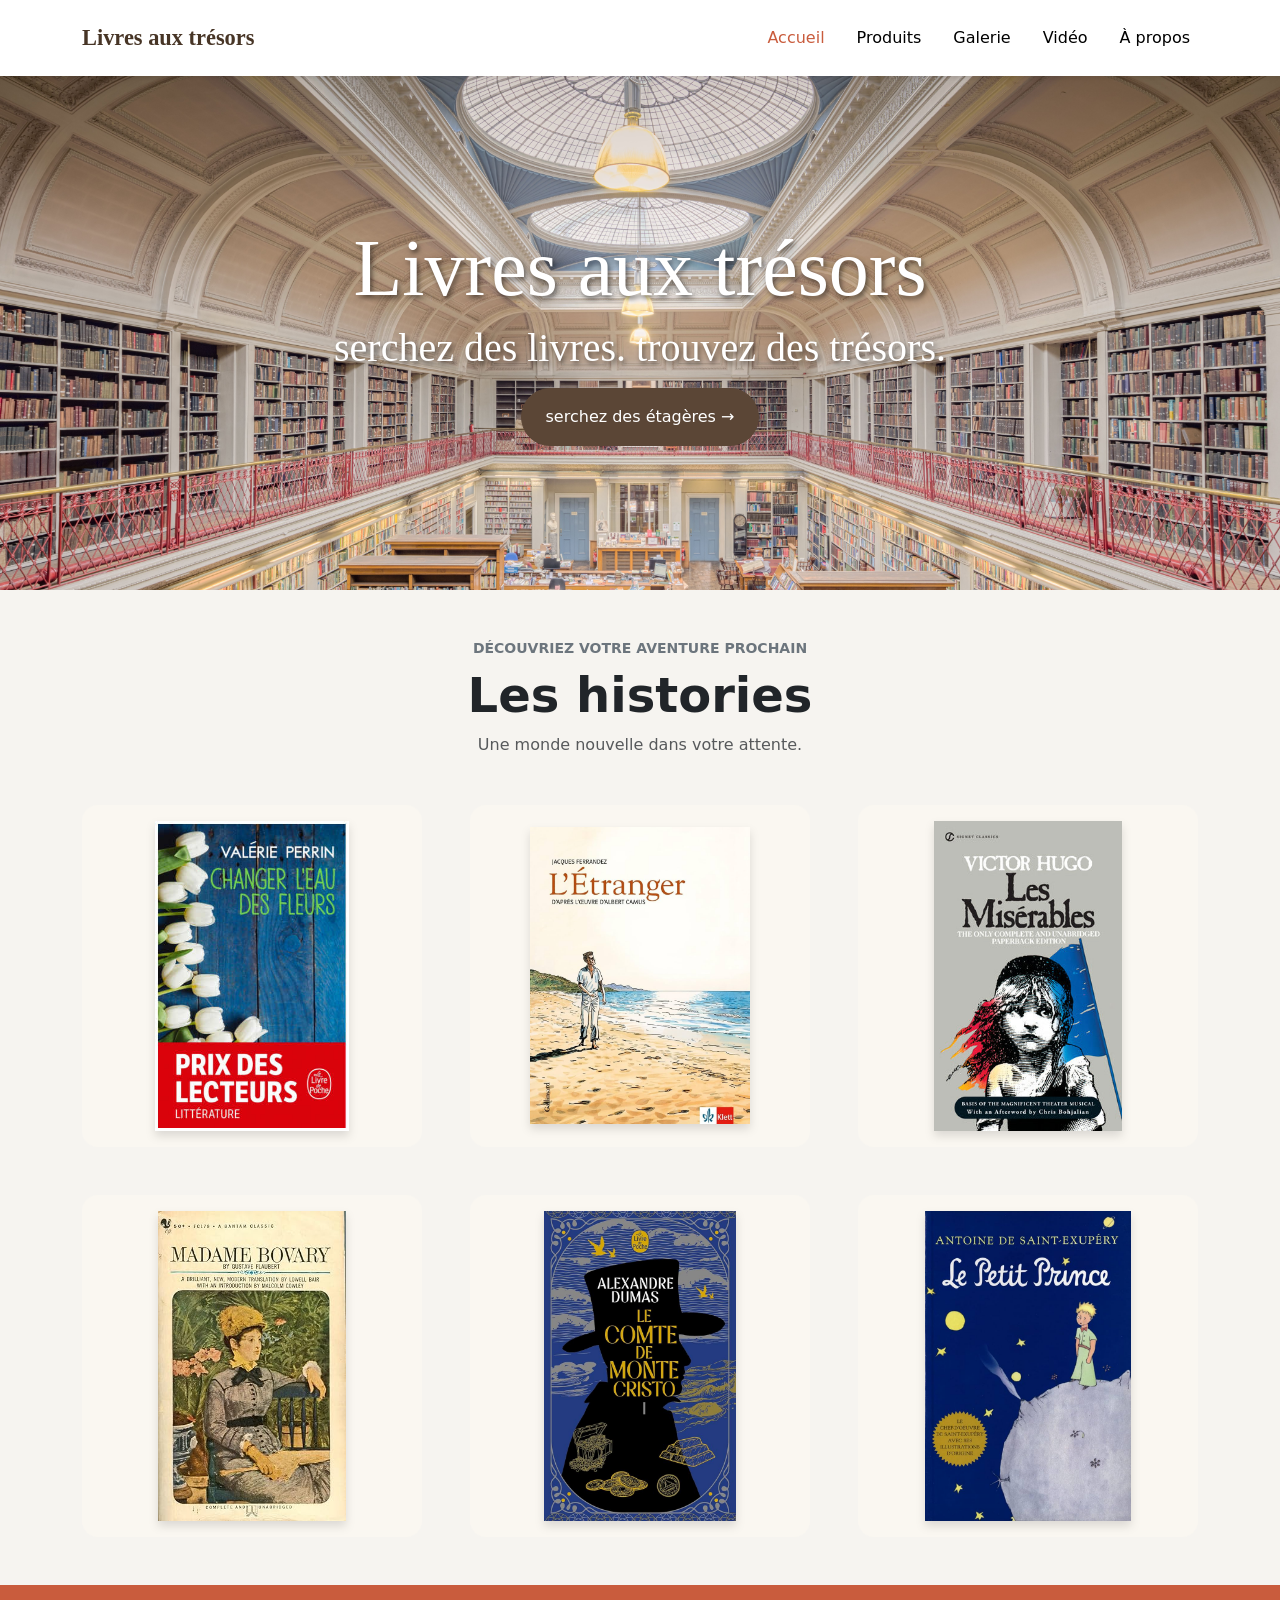
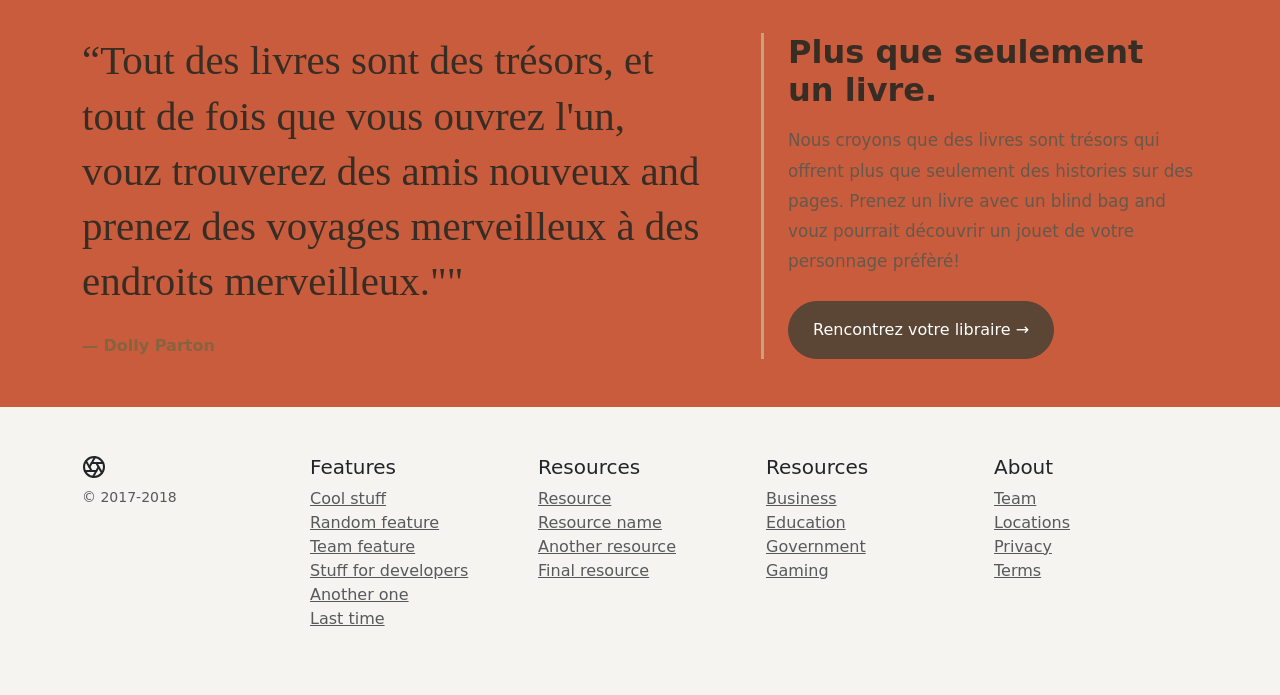
<file: docs/index.html>
<!doctype html>
<html lang="en">
  <head>
    <meta charset="utf-8">
    <meta name="viewport" content="width=device-width, initial-scale=1, shrink-to-fit=no">
    <meta name="description" content="">
    <meta name="author" content="">
    <link rel="icon" href="static/img/icon.png">

    <title>Accueil</title>

    

    <!-- Bootstrap core CSS -->
    <link href="https://cdn.jsdelivr.net/npm/bootstrap@5.3.8/dist/css/bootstrap.min.css" rel="stylesheet" integrity="sha384-sRIl4kxILFvY47J16cr9ZwB07vP4J8+LH7qKQnuqkuIAvNWLzeN8tE5YBujZqJLB" crossorigin="anonymous">

    <!-- Global css -->
    <link rel="stylesheet" href="./static/css/style.css">

    <!-- Custom css-->
    
    <link rel="stylesheet" href="../apps/public/static/public/css/style.css">
    <link rel="preconnect" href="https://fonts.googleapis.com">
    <link rel="preconnect" href="https://fonts.gstatic.com" crossorigin>
    <link href="https://fonts.googleapis.com/css2?family=Oswald:wght@200..700&display=swap" rel="stylesheet">


  </head>

  <body>

    <!-- Navigation -->
    <nav class="navbar navbar-expand-lg navbar-light bg-white fixed-top shadow-sm">
        <div class="container">
            <a class="navbar-brand fw-bold" href="index.html">
                Livres aux trésors
            </a>

            <button class="navbar-toggler" type="button"
                    data-bs-toggle="collapse"
                    data-bs-target="#mainNavbar"
                    aria-controls="mainNavbar"
                    aria-expanded="false"
                    aria-label="Toggle navigation">
                <span class="navbar-toggler-icon"></span>
            </button>

            <div class="collapse navbar-collapse" id="mainNavbar">
                <div class="navbar-nav ms-auto align-items-lg-center gap-lg-3">
                    <a class="nav-link  active " href="index.html">Accueil</a>
                    <a class="nav-link " href="products.html">Produits</a>
                    <a class="nav-link " href="gallery.html">Galerie</a>
                    <a class="nav-link " href="video.html">Vidéo</a>
                    <a class="nav-link " href="about.html">À propos</a>
                </div>
            </div>
        </div>
    </nav>

    <!-- Page content -->
    <div class="background position-relative overflow-hidden p-3 p-md-5 text-center bg-light">
      <div class="d-flex flex-column flex-nowrap my-5 p-lg-5 mx-auto justify-content-center">
        <h1 class="display-text display-1 font-weight-normal" >Livres aux trésors</h1>
        <p class="display-text lead display-6 font-weight-normal">serchez des livres. trouvez des trésors.</p>
        <div class="search-shelves">
          <a class="btn btn-treasure rounded-pill px-4 py-3" href="products.html">
              serchez des étagères <span aria-hidden="true">→</span>
          </a>
        </div>
      </div>
      <div class="product-device box-shadow d-none d-md-block"></div>
      <div class="product-device product-device-2 box-shadow d-none d-md-block"></div>
    </div>

      <!-- Preview books -->
    <section class="container py-5">
        <div class="text-center mb-5">
            <p class="text-uppercase small fw-bold text-secondary mb-2">Découvriez votre aventure prochain</p>
            <h2 class="display-5 fw-bold">Les histories</h2>
            <p class="text-muted mx-auto" style="max-width: 600px;">
                Une monde nouvelle dans votre attente.
            </p>
        </div>

        <div class="row row-cols-2 row-cols-md-3 g-4 g-lg-5">
            <div class="col">
                <div class="book-item h-100">
                    <img src="./static/img/freshwater.jpg"
                        class="book-cover"
                        alt="Freshwater cover">
                </div>
            </div>

            <div class="col">
                <div class="book-item h-100">
                    <img src="./static/img/lentranger.jpg"
                        class="book-cover"
                        alt="L'entranger cover">
                </div>
            </div>

            <div class="col">
                <div class="book-item h-100">
                    <img src="./static/img/miserables.jpg"
                        class="book-cover"
                        alt="Les miserables cover">
                </div>
            </div>

            <div class="col">
                <div class="book-item h-100">
                    <img src="./static/img/madame.jpg"
                        class="book-cover"
                        alt="Monte-cristo cover">
                </div>
            </div>

            <div class="col">
                <div class="book-item h-100">
                    <img src="./static/img/monte-cristo.jpg"
                        class="book-cover"
                        alt="Book cover">
                </div>
            </div>

            <div class="col">
                <div class="book-item h-100">
                    <img src="./static/img/petit-prince.jpg"
                        class="book-cover"
                        alt="Le petit prince cover">
                </div>
            </div>
        </div>
    </section>

    <!-- Quote -->
    <section class="quote-block py-5 px-4 px-md-5">
        <div class="container">
            <div class="row align-items-center g-5">
                <div class="col-lg-7">
                    <!-- <p class="text-uppercase fw-bold small quote-eyebrow mb-3">
                        
                    </p> -->

                    <h2 class="quote-heading mb-4">
                        “Tout des livres sont des trésors, et tout de fois que vous ouvrez l'un,
                        vouz trouverez des amis nouveux and prenez des voyages merveilleux à des endroits merveilleux.""
                    </h2>

                    <p class="quote-author mb-0">— Dolly Parton</p>
                </div>

                <div class="col-lg-5">
                    <div class="quote-divider ps-lg-4">
                        <h3 class="h2 fw-bold mb-3">Plus que seulement un livre.</h3>

                        <p class="quote-description mb-4">
                          Nous croyons que des livres sont trésors qui offrent plus que 
                          seulement des histories sur des pages. Prenez un livre avec un 
                          blind bag and vouz pourrait découvrir un jouet de votre 
                          personnage préfèré!
                        </p>

                        <a href="about.html" class="btn btn-treasure rounded-pill px-4 py-3">
                            Rencontrez votre libraire <span aria-hidden="true">→</span>
                        </a>
                    </div>
                </div>
            </div>
        </div>
    </section>
   


    <!-- Footer -->
    <footer class="container py-5">
      <div class="row">
        <div class="col-12 col-md">
          <svg xmlns="http://www.w3.org/2000/svg" width="24" height="24" viewBox="0 0 24 24" fill="none" stroke="currentColor" stroke-width="2" stroke-linecap="round" stroke-linejoin="round" class="d-block mb-2"><circle cx="12" cy="12" r="10"></circle><line x1="14.31" y1="8" x2="20.05" y2="17.94"></line><line x1="9.69" y1="8" x2="21.17" y2="8"></line><line x1="7.38" y1="12" x2="13.12" y2="2.06"></line><line x1="9.69" y1="16" x2="3.95" y2="6.06"></line><line x1="14.31" y1="16" x2="2.83" y2="16"></line><line x1="16.62" y1="12" x2="10.88" y2="21.94"></line></svg>
          <small class="d-block mb-3 text-muted">&copy; 2017-2018</small>
        </div>
        <div class="col-6 col-md">
          <h5>Features</h5>
          <ul class="list-unstyled text-small">
            <li><a class="text-muted" href="#">Cool stuff</a></li>
            <li><a class="text-muted" href="#">Random feature</a></li>
            <li><a class="text-muted" href="#">Team feature</a></li>
            <li><a class="text-muted" href="#">Stuff for developers</a></li>
            <li><a class="text-muted" href="#">Another one</a></li>
            <li><a class="text-muted" href="#">Last time</a></li>
          </ul>
        </div>
        <div class="col-6 col-md">
          <h5>Resources</h5>
          <ul class="list-unstyled text-small">
            <li><a class="text-muted" href="#">Resource</a></li>
            <li><a class="text-muted" href="#">Resource name</a></li>
            <li><a class="text-muted" href="#">Another resource</a></li>
            <li><a class="text-muted" href="#">Final resource</a></li>
          </ul>
        </div>
        <div class="col-6 col-md">
          <h5>Resources</h5>
          <ul class="list-unstyled text-small">
            <li><a class="text-muted" href="#">Business</a></li>
            <li><a class="text-muted" href="#">Education</a></li>
            <li><a class="text-muted" href="#">Government</a></li>
            <li><a class="text-muted" href="#">Gaming</a></li>
          </ul>
        </div>
        <div class="col-6 col-md">
          <h5>About</h5>
          <ul class="list-unstyled text-small">
            <li><a class="text-muted" href="#">Team</a></li>
            <li><a class="text-muted" href="#">Locations</a></li>
            <li><a class="text-muted" href="#">Privacy</a></li>
            <li><a class="text-muted" href="#">Terms</a></li>
          </ul>
        </div>
      </div>
    </footer>

    <!-- Bootstrap core JavaScript -->
    <script src="https://cdn.jsdelivr.net/npm/bootstrap@5.3.8/dist/js/bootstrap.bundle.min.js" integrity="sha384-FKyoEForCGlyvwx9Hj09JcYn3nv7wiPVlz7YYwJrWVcXK/BmnVDxM+D2scQbITxI" crossorigin="anonymous"></script>
  
    <!-- Custom js -->
    
  </body>
</html>
</file>
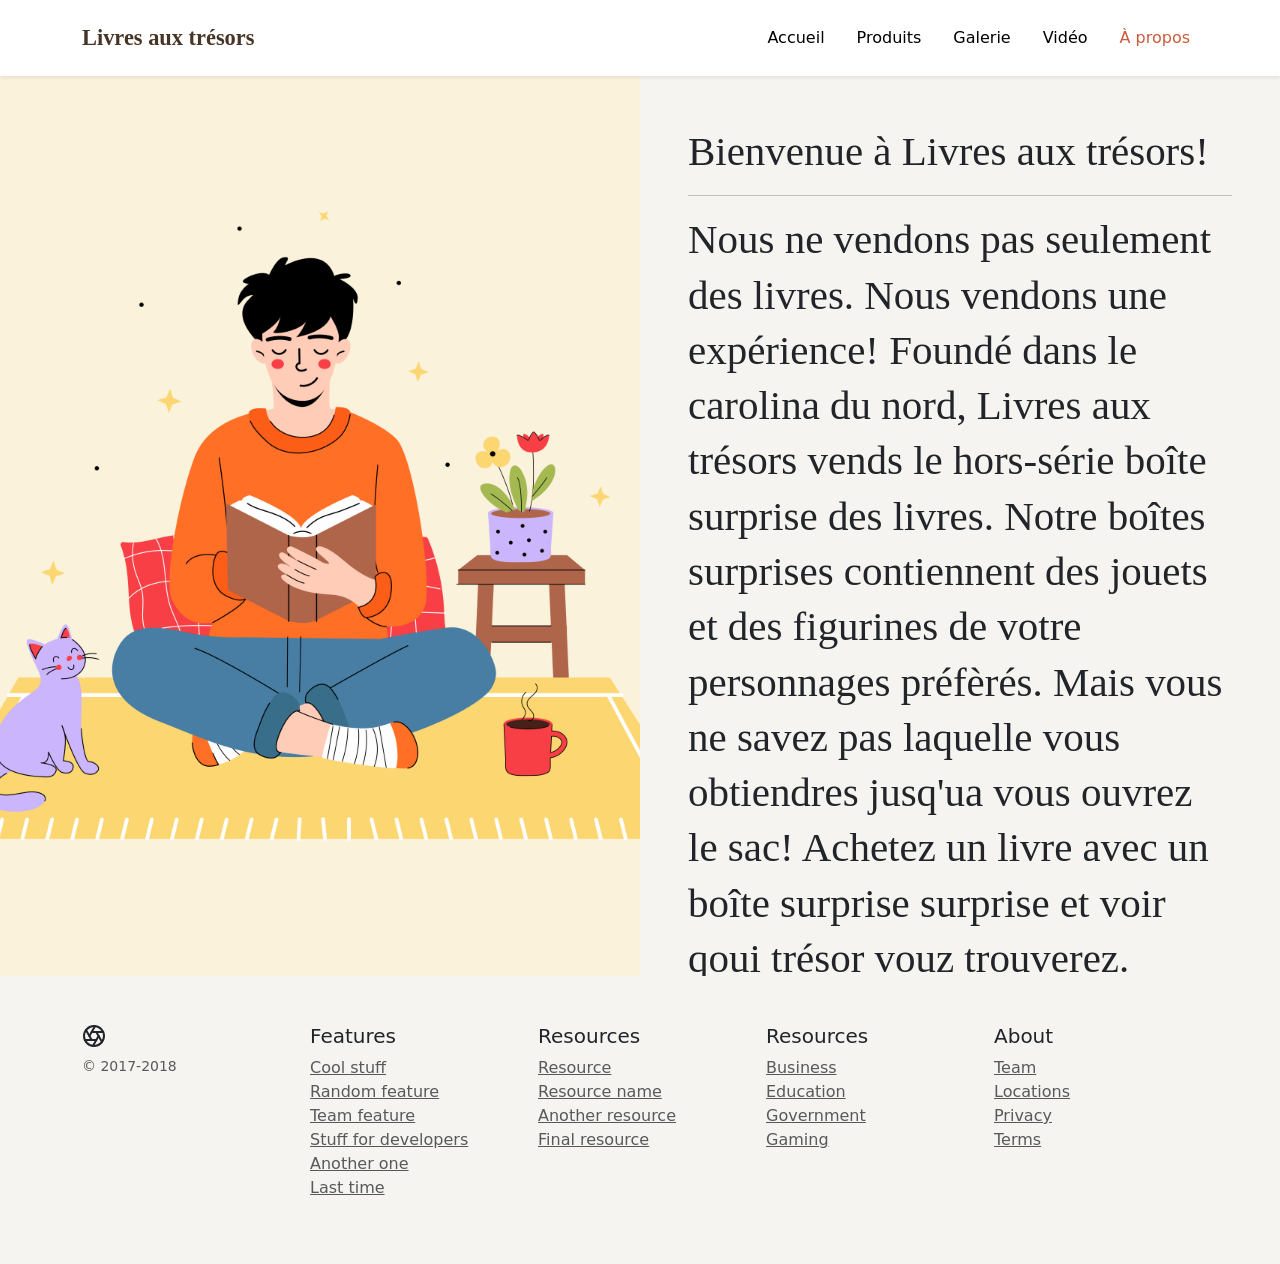
<file: docs/about.html>
<!doctype html>
<html lang="en">
  <head>
    <meta charset="utf-8">
    <meta name="viewport" content="width=device-width, initial-scale=1, shrink-to-fit=no">
    <meta name="description" content="">
    <meta name="author" content="">
    <link rel="icon" href="static/img/icon.png">

    <title>À Propos</title>

    

    <!-- Bootstrap core CSS -->
    <link href="https://cdn.jsdelivr.net/npm/bootstrap@5.3.8/dist/css/bootstrap.min.css" rel="stylesheet" integrity="sha384-sRIl4kxILFvY47J16cr9ZwB07vP4J8+LH7qKQnuqkuIAvNWLzeN8tE5YBujZqJLB" crossorigin="anonymous">

    <!-- Global css -->
    <link rel="stylesheet" href="./static/css/style.css">

    <!-- Custom css-->
    
    

  </head>

  <body>

    <!-- Navigation -->
    <nav class="navbar navbar-expand-lg navbar-light bg-white fixed-top shadow-sm">
        <div class="container">
            <a class="navbar-brand fw-bold" href="index.html">
                Livres aux trésors
            </a>

            <button class="navbar-toggler" type="button"
                    data-bs-toggle="collapse"
                    data-bs-target="#mainNavbar"
                    aria-controls="mainNavbar"
                    aria-expanded="false"
                    aria-label="Toggle navigation">
                <span class="navbar-toggler-icon"></span>
            </button>

            <div class="collapse navbar-collapse" id="mainNavbar">
                <div class="navbar-nav ms-auto align-items-lg-center gap-lg-3">
                    <a class="nav-link " href="index.html">Accueil</a>
                    <a class="nav-link " href="products.html">Produits</a>
                    <a class="nav-link " href="gallery.html">Galerie</a>
                    <a class="nav-link " href="video.html">Vidéo</a>
                    <a class="nav-link  active " href="about.html">À propos</a>
                </div>
            </div>
        </div>
    </nav>

    <!-- Page content -->
    

<div class="container-fluid vh-100 overflow-hidden">
    <div class="row h-100">
        <!-- Image column -->
        <div class="col-md-6 h-100 p-0 overflow-hidden">
            <img
                src="./static/img/reading.png"
                class="w-100 h-100 object-fit-cover"
                alt="Person reading a book"
            >
        </div>

        <!-- Text column -->
        <div class="col-md-6 d-flex pt-5 justify-content-center p-5">
            <div>
                <h1 class="quote-heading display-1">Bienvenue à Livres aux trésors!</h1>
                <hr>
                <p class="quote-heading display-6">
                    Nous ne vendons pas seulement des livres. Nous vendons une expérience!
                    
                    Foundé dans le carolina du nord, Livres aux trésors vends le hors-série boîte surprise des livres.
                    Notre boîtes surprises contiennent des jouets et des figurines de votre personnages préfèrés. Mais
                    vous ne savez pas laquelle vous obtiendres jusq'ua vous ouvrez le sac!   
                    
                    Achetez un livre avec un boîte surprise surprise et voir qoui trésor vouz trouverez. 
                    Essayez votre chance et voyez qoui vous gagnerez.

                </p>
            </div>
        </div>
    </div>
</div>



    <!-- Footer -->
    <footer class="container py-5">
      <div class="row">
        <div class="col-12 col-md">
          <svg xmlns="http://www.w3.org/2000/svg" width="24" height="24" viewBox="0 0 24 24" fill="none" stroke="currentColor" stroke-width="2" stroke-linecap="round" stroke-linejoin="round" class="d-block mb-2"><circle cx="12" cy="12" r="10"></circle><line x1="14.31" y1="8" x2="20.05" y2="17.94"></line><line x1="9.69" y1="8" x2="21.17" y2="8"></line><line x1="7.38" y1="12" x2="13.12" y2="2.06"></line><line x1="9.69" y1="16" x2="3.95" y2="6.06"></line><line x1="14.31" y1="16" x2="2.83" y2="16"></line><line x1="16.62" y1="12" x2="10.88" y2="21.94"></line></svg>
          <small class="d-block mb-3 text-muted">&copy; 2017-2018</small>
        </div>
        <div class="col-6 col-md">
          <h5>Features</h5>
          <ul class="list-unstyled text-small">
            <li><a class="text-muted" href="#">Cool stuff</a></li>
            <li><a class="text-muted" href="#">Random feature</a></li>
            <li><a class="text-muted" href="#">Team feature</a></li>
            <li><a class="text-muted" href="#">Stuff for developers</a></li>
            <li><a class="text-muted" href="#">Another one</a></li>
            <li><a class="text-muted" href="#">Last time</a></li>
          </ul>
        </div>
        <div class="col-6 col-md">
          <h5>Resources</h5>
          <ul class="list-unstyled text-small">
            <li><a class="text-muted" href="#">Resource</a></li>
            <li><a class="text-muted" href="#">Resource name</a></li>
            <li><a class="text-muted" href="#">Another resource</a></li>
            <li><a class="text-muted" href="#">Final resource</a></li>
          </ul>
        </div>
        <div class="col-6 col-md">
          <h5>Resources</h5>
          <ul class="list-unstyled text-small">
            <li><a class="text-muted" href="#">Business</a></li>
            <li><a class="text-muted" href="#">Education</a></li>
            <li><a class="text-muted" href="#">Government</a></li>
            <li><a class="text-muted" href="#">Gaming</a></li>
          </ul>
        </div>
        <div class="col-6 col-md">
          <h5>About</h5>
          <ul class="list-unstyled text-small">
            <li><a class="text-muted" href="#">Team</a></li>
            <li><a class="text-muted" href="#">Locations</a></li>
            <li><a class="text-muted" href="#">Privacy</a></li>
            <li><a class="text-muted" href="#">Terms</a></li>
          </ul>
        </div>
      </div>
    </footer>

    <!-- Bootstrap core JavaScript -->
    <script src="https://cdn.jsdelivr.net/npm/bootstrap@5.3.8/dist/js/bootstrap.bundle.min.js" integrity="sha384-FKyoEForCGlyvwx9Hj09JcYn3nv7wiPVlz7YYwJrWVcXK/BmnVDxM+D2scQbITxI" crossorigin="anonymous"></script>
  
    <!-- Custom js -->
    
    
  </body>
</html>
</file>
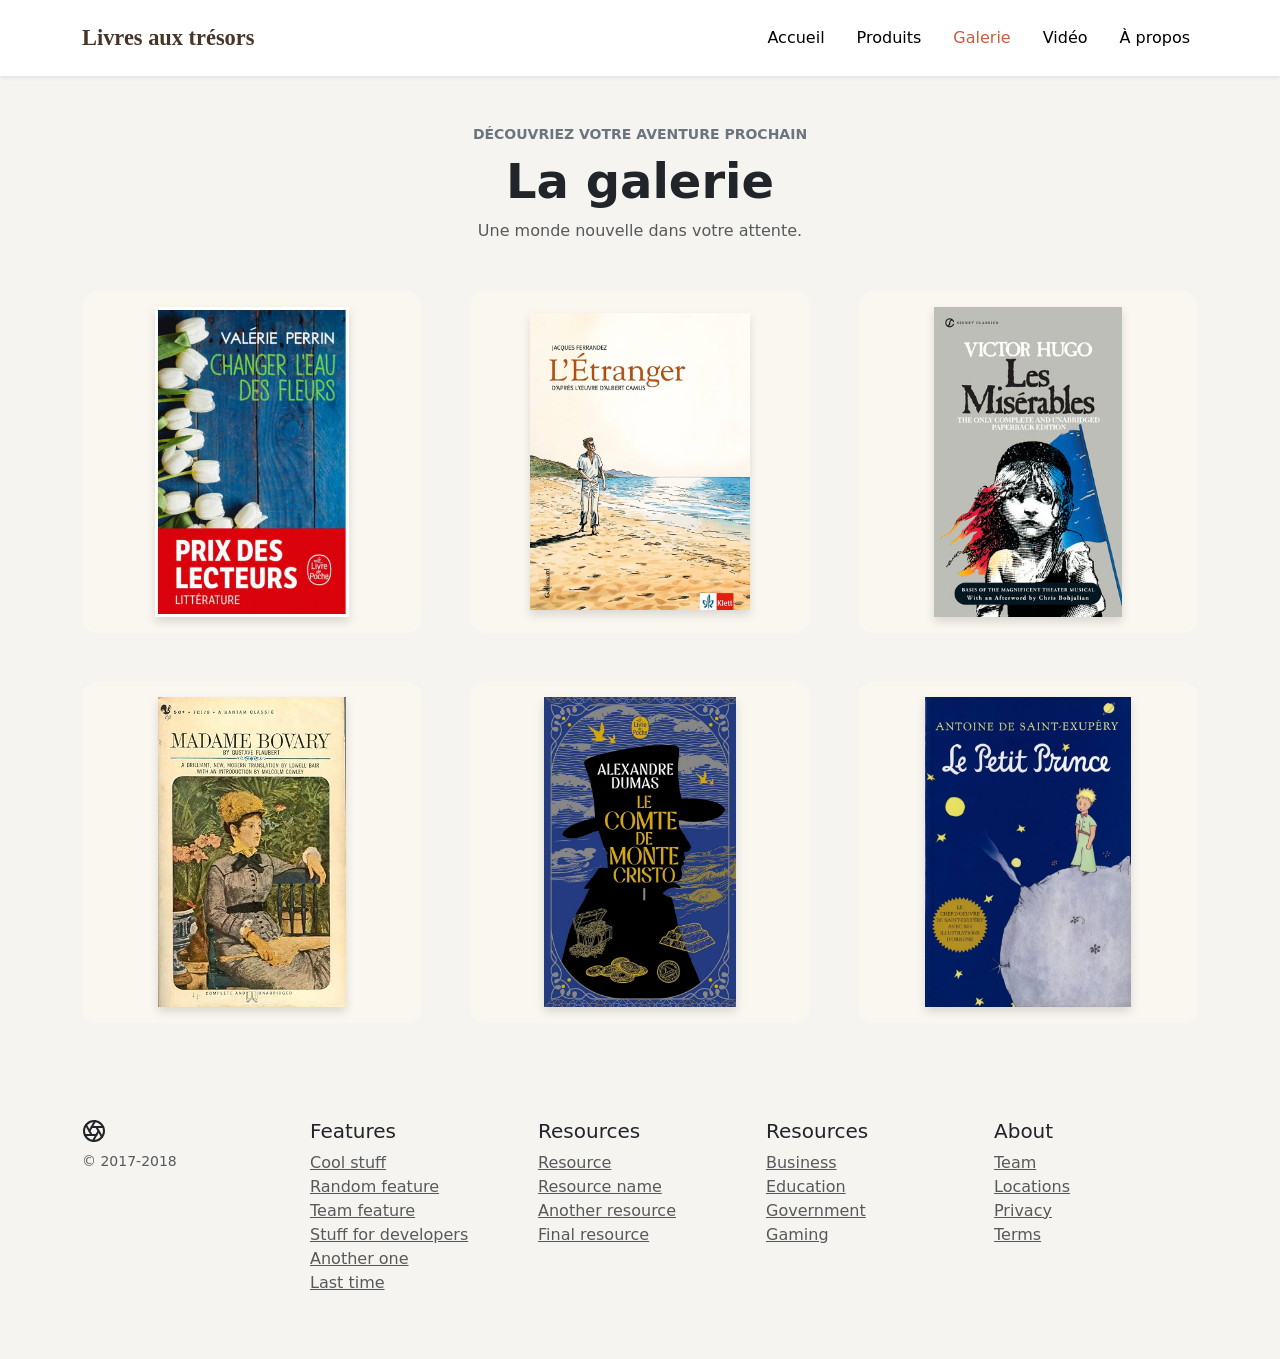
<file: docs/gallery.html>
<!doctype html>
<html lang="en">
  <head>
    <meta charset="utf-8">
    <meta name="viewport" content="width=device-width, initial-scale=1, shrink-to-fit=no">
    <meta name="description" content="">
    <meta name="author" content="">
    <link rel="icon" href="static/img/icon.png">

    <title>Galerie</title>

    

    <!-- Bootstrap core CSS -->
    <link href="https://cdn.jsdelivr.net/npm/bootstrap@5.3.8/dist/css/bootstrap.min.css" rel="stylesheet" integrity="sha384-sRIl4kxILFvY47J16cr9ZwB07vP4J8+LH7qKQnuqkuIAvNWLzeN8tE5YBujZqJLB" crossorigin="anonymous">

    <!-- Global css -->
    <link rel="stylesheet" href="./static/css/style.css">

    <!-- Custom css-->
    
    

  </head>

  <body>

    <!-- Navigation -->
    <nav class="navbar navbar-expand-lg navbar-light bg-white fixed-top shadow-sm">
        <div class="container">
            <a class="navbar-brand fw-bold" href="index.html">
                Livres aux trésors
            </a>

            <button class="navbar-toggler" type="button"
                    data-bs-toggle="collapse"
                    data-bs-target="#mainNavbar"
                    aria-controls="mainNavbar"
                    aria-expanded="false"
                    aria-label="Toggle navigation">
                <span class="navbar-toggler-icon"></span>
            </button>

            <div class="collapse navbar-collapse" id="mainNavbar">
                <div class="navbar-nav ms-auto align-items-lg-center gap-lg-3">
                    <a class="nav-link " href="index.html">Accueil</a>
                    <a class="nav-link " href="products.html">Produits</a>
                    <a class="nav-link  active " href="gallery.html">Galerie</a>
                    <a class="nav-link " href="video.html">Vidéo</a>
                    <a class="nav-link " href="about.html">À propos</a>
                </div>
            </div>
        </div>
    </nav>

    <!-- Page content -->
    
    <section class="container py-5">
        <div class="text-center mb-5">
            <p class="text-uppercase small fw-bold text-secondary mb-2">Découvriez votre aventure prochain</p>
            <h2 class="display-5 fw-bold">La galerie</h2>
            <p class="text-muted mx-auto" style="max-width: 600px;">
                Une monde nouvelle dans votre attente.
            </p>
        </div>

        <div class="row row-cols-2 row-cols-md-3 g-4 g-lg-5">
            <div class="col">
                <div class="book-item h-100">
                    <img src="./static/img/freshwater.jpg"
                        class="book-cover"
                        alt="Freshwater cover">
                </div>
            </div>

            <div class="col">
                <div class="book-item h-100">
                    <img src="./static/img/lentranger.jpg"
                        class="book-cover"
                        alt="L'entranger cover">
                </div>
            </div>

            <div class="col">
                <div class="book-item h-100">
                    <img src="./static/img/miserables.jpg"
                        class="book-cover"
                        alt="Les miserables cover">
                </div>
            </div>

            <div class="col">
                <div class="book-item h-100">
                    <img src="./static/img/madame.jpg"
                        class="book-cover"
                        alt="Monte-cristo cover">
                </div>
            </div>

            <div class="col">
                <div class="book-item h-100">
                    <img src="./static/img/monte-cristo.jpg"
                        class="book-cover"
                        alt="Book cover">
                </div>
            </div>

            <div class="col">
                <div class="book-item h-100">
                    <img src="./static/img/petit-prince.jpg"
                        class="book-cover"
                        alt="Le petit prince cover">
                </div>
            </div>
        </div>
    </section>



    <!-- Footer -->
    <footer class="container py-5">
      <div class="row">
        <div class="col-12 col-md">
          <svg xmlns="http://www.w3.org/2000/svg" width="24" height="24" viewBox="0 0 24 24" fill="none" stroke="currentColor" stroke-width="2" stroke-linecap="round" stroke-linejoin="round" class="d-block mb-2"><circle cx="12" cy="12" r="10"></circle><line x1="14.31" y1="8" x2="20.05" y2="17.94"></line><line x1="9.69" y1="8" x2="21.17" y2="8"></line><line x1="7.38" y1="12" x2="13.12" y2="2.06"></line><line x1="9.69" y1="16" x2="3.95" y2="6.06"></line><line x1="14.31" y1="16" x2="2.83" y2="16"></line><line x1="16.62" y1="12" x2="10.88" y2="21.94"></line></svg>
          <small class="d-block mb-3 text-muted">&copy; 2017-2018</small>
        </div>
        <div class="col-6 col-md">
          <h5>Features</h5>
          <ul class="list-unstyled text-small">
            <li><a class="text-muted" href="#">Cool stuff</a></li>
            <li><a class="text-muted" href="#">Random feature</a></li>
            <li><a class="text-muted" href="#">Team feature</a></li>
            <li><a class="text-muted" href="#">Stuff for developers</a></li>
            <li><a class="text-muted" href="#">Another one</a></li>
            <li><a class="text-muted" href="#">Last time</a></li>
          </ul>
        </div>
        <div class="col-6 col-md">
          <h5>Resources</h5>
          <ul class="list-unstyled text-small">
            <li><a class="text-muted" href="#">Resource</a></li>
            <li><a class="text-muted" href="#">Resource name</a></li>
            <li><a class="text-muted" href="#">Another resource</a></li>
            <li><a class="text-muted" href="#">Final resource</a></li>
          </ul>
        </div>
        <div class="col-6 col-md">
          <h5>Resources</h5>
          <ul class="list-unstyled text-small">
            <li><a class="text-muted" href="#">Business</a></li>
            <li><a class="text-muted" href="#">Education</a></li>
            <li><a class="text-muted" href="#">Government</a></li>
            <li><a class="text-muted" href="#">Gaming</a></li>
          </ul>
        </div>
        <div class="col-6 col-md">
          <h5>About</h5>
          <ul class="list-unstyled text-small">
            <li><a class="text-muted" href="#">Team</a></li>
            <li><a class="text-muted" href="#">Locations</a></li>
            <li><a class="text-muted" href="#">Privacy</a></li>
            <li><a class="text-muted" href="#">Terms</a></li>
          </ul>
        </div>
      </div>
    </footer>

    <!-- Bootstrap core JavaScript -->
    <script src="https://cdn.jsdelivr.net/npm/bootstrap@5.3.8/dist/js/bootstrap.bundle.min.js" integrity="sha384-FKyoEForCGlyvwx9Hj09JcYn3nv7wiPVlz7YYwJrWVcXK/BmnVDxM+D2scQbITxI" crossorigin="anonymous"></script>
  
    <!-- Custom js -->
    
    
  </body>
</html>
</file>
<file: docs/static/css/style.css>
.active {
    font-weight: bold;
    color: #C95C3D!important;
}

body {
    background-color: #f6f4f0;
    padding-top: 76px;
}


/* Book gallery */
.book-item {
    display: flex;
    align-items: center;
    justify-content: center;
    padding: 1rem;
    background: #faf7f1;
    border-radius: 1rem;
    transition: transform 0.25s ease, box-shadow 0.25s ease;
}

.book-item:hover {
    transform: translateY(-6px);
    box-shadow: 0 12px 28px rgba(44, 35, 25, 0.12);
}

.book-cover {
    display: block;
    width: 100%;
    max-width: 220px;
    height: 310px;
    object-fit: contain;
    border-radius: 0.25rem;
    filter: drop-shadow(0 5px 5px rgba(0, 0, 0, 0.12));
}

/* Quote section */
.quote-block {
    background-color: #f3eadb;
    color: #382d24;
}

.quote-eyebrow {
    letter-spacing: 0.16em;
    color: #87633f;
}

.quote-heading {
    font-family: Georgia, "Times New Roman", serif;
    font-size: clamp(1.8rem, 3.2vw, 3rem);
    line-height: 1.35;
    font-weight: 400;
}

.quote-author {
    font-weight: 600;
    color: #87633f;
}

.quote-divider {
    border-left: 3px solid #c5a477;
}

.quote-description {
    color: #66584b;
    font-size: 1.05rem;
    line-height: 1.8;
}

.btn-treasure {
    background-color: #5b4636;
    color: #fff;
    border: 1px solid #5b4636;
    transition: background-color 0.2s ease;
}

.btn-treasure:hover {
    background-color: #3e2e23;
    color: #fff;
    border-color: #3e2e23;
}

/* Smaller screens */
@media (max-width: 991.98px) {
    .quote-divider {
        border-left: none;
        border-top: 2px solid #c5a477;
        padding-top: 2rem;
        padding-left: 0 !important;
    }
}

@media (max-width: 575.98px) {
    .book-item {
        padding: 0.5rem;
    }

    .book-cover {
        height: 230px;
    }

    .quote-block {
        padding-top: 3rem !important;
        padding-bottom: 3rem !important;
    }
}


/* Keep the navbar visible while scrolling */
.navbar.fixed-top {
    z-index: 1030;
    min-height: 76px;
    padding: 0.8rem 0;
}

.navbar-brand {
    color: #473526 !important;
    font-family: Georgia, "Times New Roman", serif;
    font-size: 1.4rem;
}

.navbar .nav-link {
    color: black;
    font-weight: 500;
    transition: color 0.2s ease;
}

.navbar .nav-link:hover {
    color: #C95C3D;
}

/* Landing hero */
.hero-section {
    position: relative;
    min-height: 100vh;
    padding: 120px 1.5rem 80px;
    display: flex;
    align-items: center;
    justify-content: center;
    overflow: hidden;

    background-image: url('img/background.jpg');
}

/* Darken the image so the text remains readable */
.hero-overlay {
    position: absolute;
    inset: 0;
    background: linear-gradient(
        135deg,
        rgba(29, 23, 18, 0.76),
        rgba(45, 33, 23, 0.43)
    );
}

.hero-content {
    position: relative;
    z-index: 1;
    max-width: 900px;
}

.hero-eyebrow {
    margin-bottom: 1.5rem;
    font-size: 0.8rem;
    font-weight: 600;
    letter-spacing: 0.3em;
    color: #e5c69d;
}

.hero-title {
    margin-bottom: 1.5rem;
    font-family: Georgia, "Times New Roman", serif;
    font-size: clamp(3.5rem, 9vw, 7.5rem);
    font-weight: 400;
    line-height: 0.98;
    letter-spacing: -0.045em;
}

.hero-title span {
    color: #e7c69b;
    font-style: italic;
}

.hero-subtitle {
    margin-bottom: 2.5rem;
    font-family: Georgia, "Times New Roman", serif;
    font-size: clamp(1.15rem, 2.5vw, 1.7rem);
    color: rgba(255, 255, 255, 0.9);
}

/* Main call-to-action */
.hero-search-link {
    display: inline-flex;
    align-items: center;
    justify-content: center;
    gap: 1.5rem;
    padding: 1rem 1.5rem;
    min-width: 260px;

    background: #f2e4d0;
    color: #473526;
    border: 1px solid #f2e4d0;
    border-radius: 4px;

    font-weight: 600;
    text-decoration: none;
    transition: background 0.25s ease,
                color 0.25s ease,
                transform 0.25s ease;
}

.hero-search-link:hover {
    background: #fff;
    color: #473526;
    transform: translateY(-3px);
}

.hero-footnote {
    margin-top: 1.5rem;
    font-size: 0.9rem;
    color: rgba(255, 255, 255, 0.8);
}

.hero-bottom-label {
    position: absolute;
    z-index: 1;
    bottom: 1.5rem;
    left: 1rem;
    right: 1rem;
    text-align: center;
    font-size: 0.65rem;
    letter-spacing: 0.25em;
    color: rgba(255, 255, 255, 0.75);
}

@media (max-width: 575.98px) {
    .navbar.fixed-top {
        min-height: 64px;
    }

    .hero-section {
        padding: 100px 1rem 70px;
    }

    .hero-eyebrow {
        font-size: 0.65rem;
        letter-spacing: 0.18em;
    }

    .hero-search-link {
        width: 100%;
        max-width: 320px;
    }
}

/* =====================
*  public style.css
   ===================== */

.background {
    background-image: url('../img/background.jpg');
    background-size: cover;
    background-position: center;
    background-repeat: no-repeat;
    background-attachment: fixed; 
    width: 100%;
}

.display-text {
    color: #FFFFFF;
    text-shadow: 2px 3px 5px rgba(0,0,0,0.5);
    color: #FFFFFF;
    font-family: 'Oswald - Bold.woff2' !important;
}


/* =========================
*   BOOKS
   ========================= */

   .book {
    width: 400px;
    height: 600px;
   }

/* =========================
*   QUOTE
   ========================= */

.quote-block {
    background-color: #C95C3D;
    min-height: 300px;
    padding: 10px;
}
</file>
<file: apps/public/static/public/css/style.css>
.background {
    background-image: url('../img/background.jpg');
    background-size: cover;
    background-position: center;
    background-repeat: no-repeat;
    background-attachment: fixed; 
    width: 100%;
}

.display-text {
    text-shadow: 2px 3px 5px rgba(0,0,0,0.5);
    font-family: 'Oswald - Bold.woff2' !important;
}


/* =========================
*   BOOKS
   ========================= */

   .book {
    width: 400px;
    height: 600px;
   }

/* =========================
*   QUOTE
   ========================= */

.quote-block {
    background-color: #C95C3D;
    min-height: 300px;
    padding: 10px;
}
</file>
